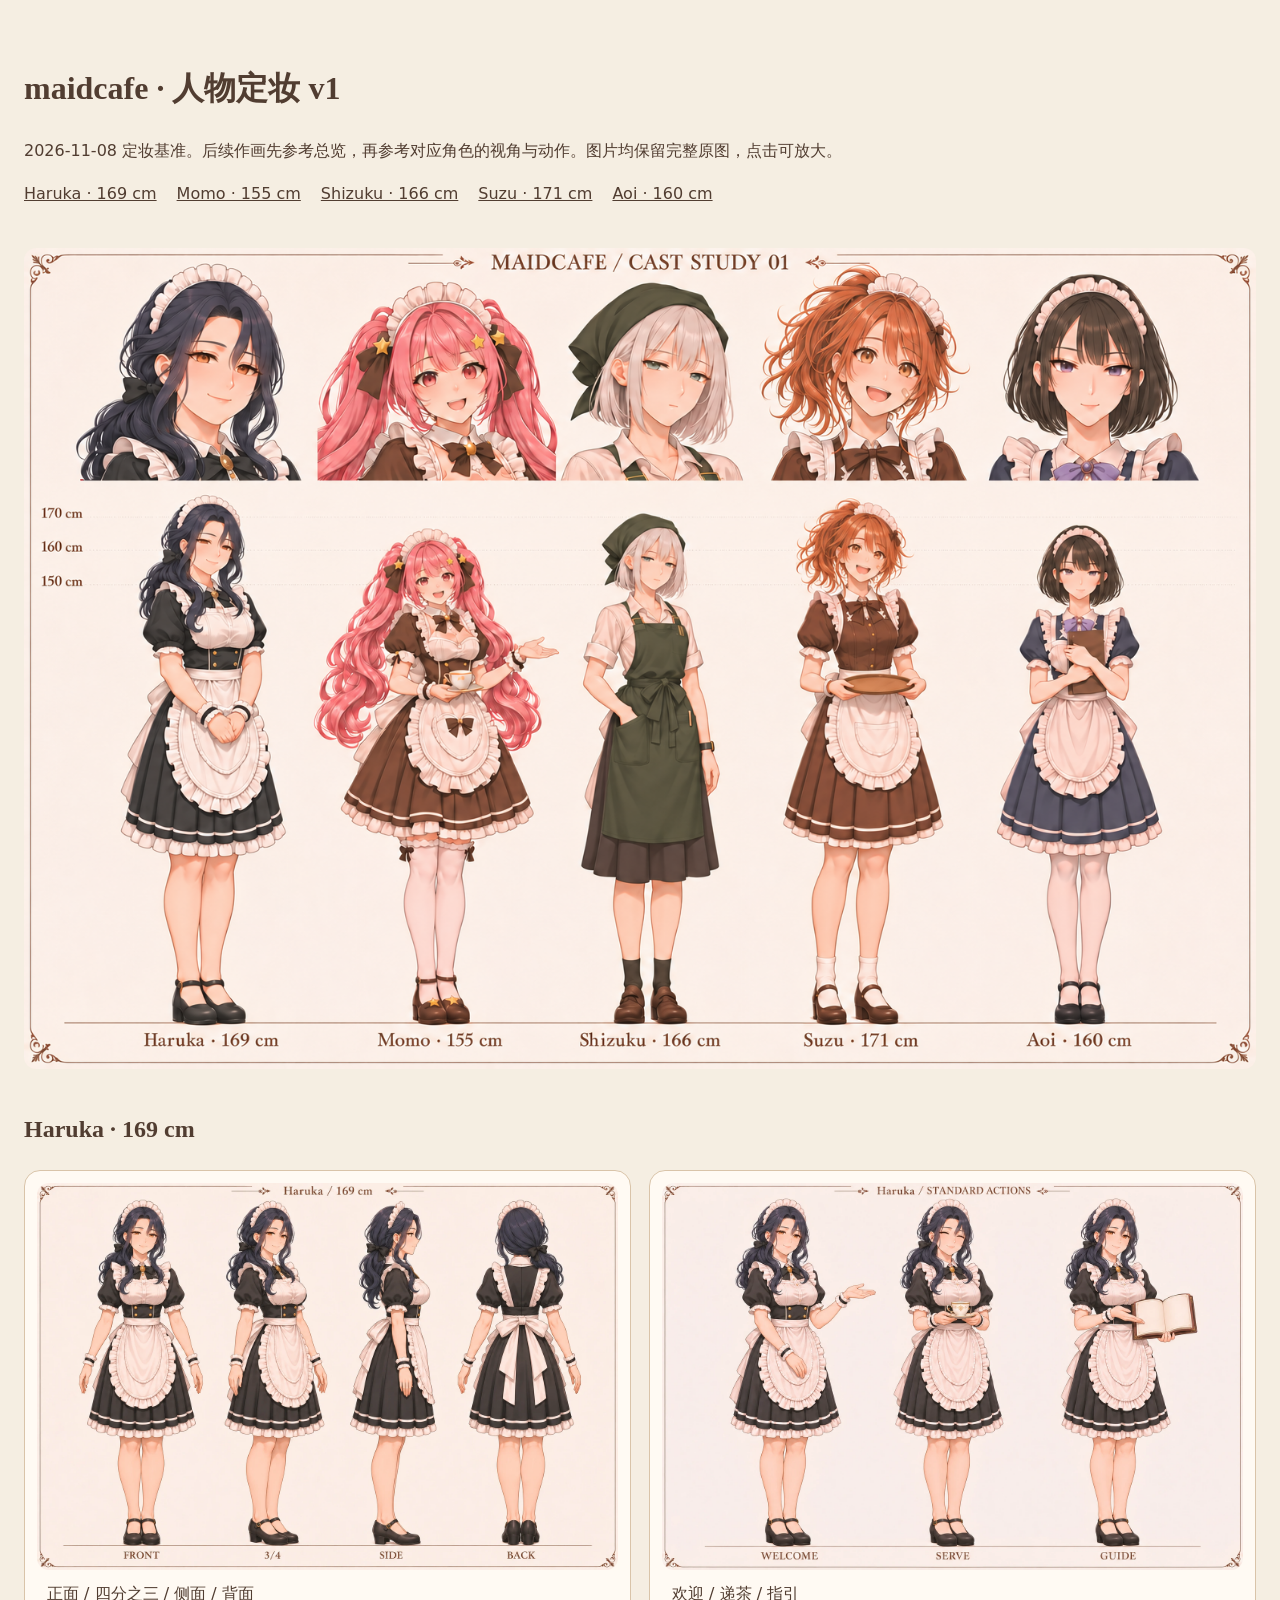
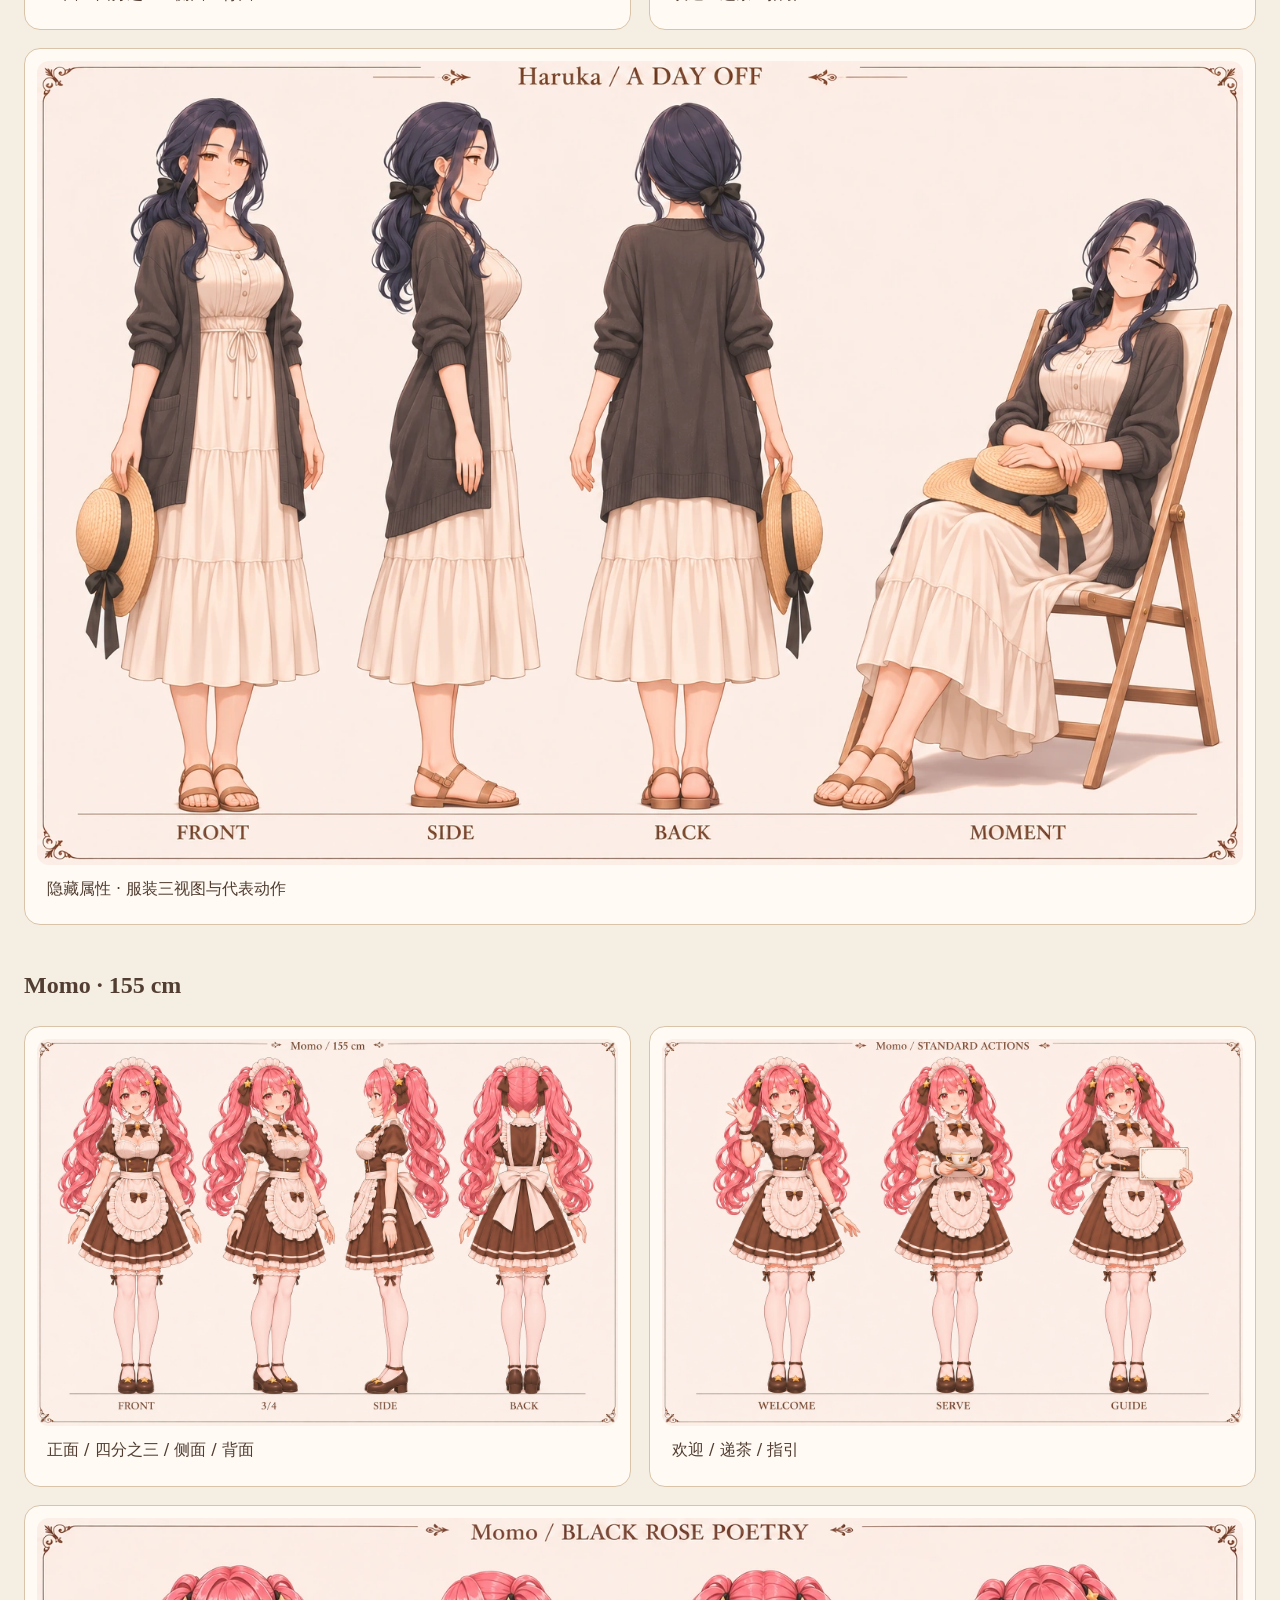
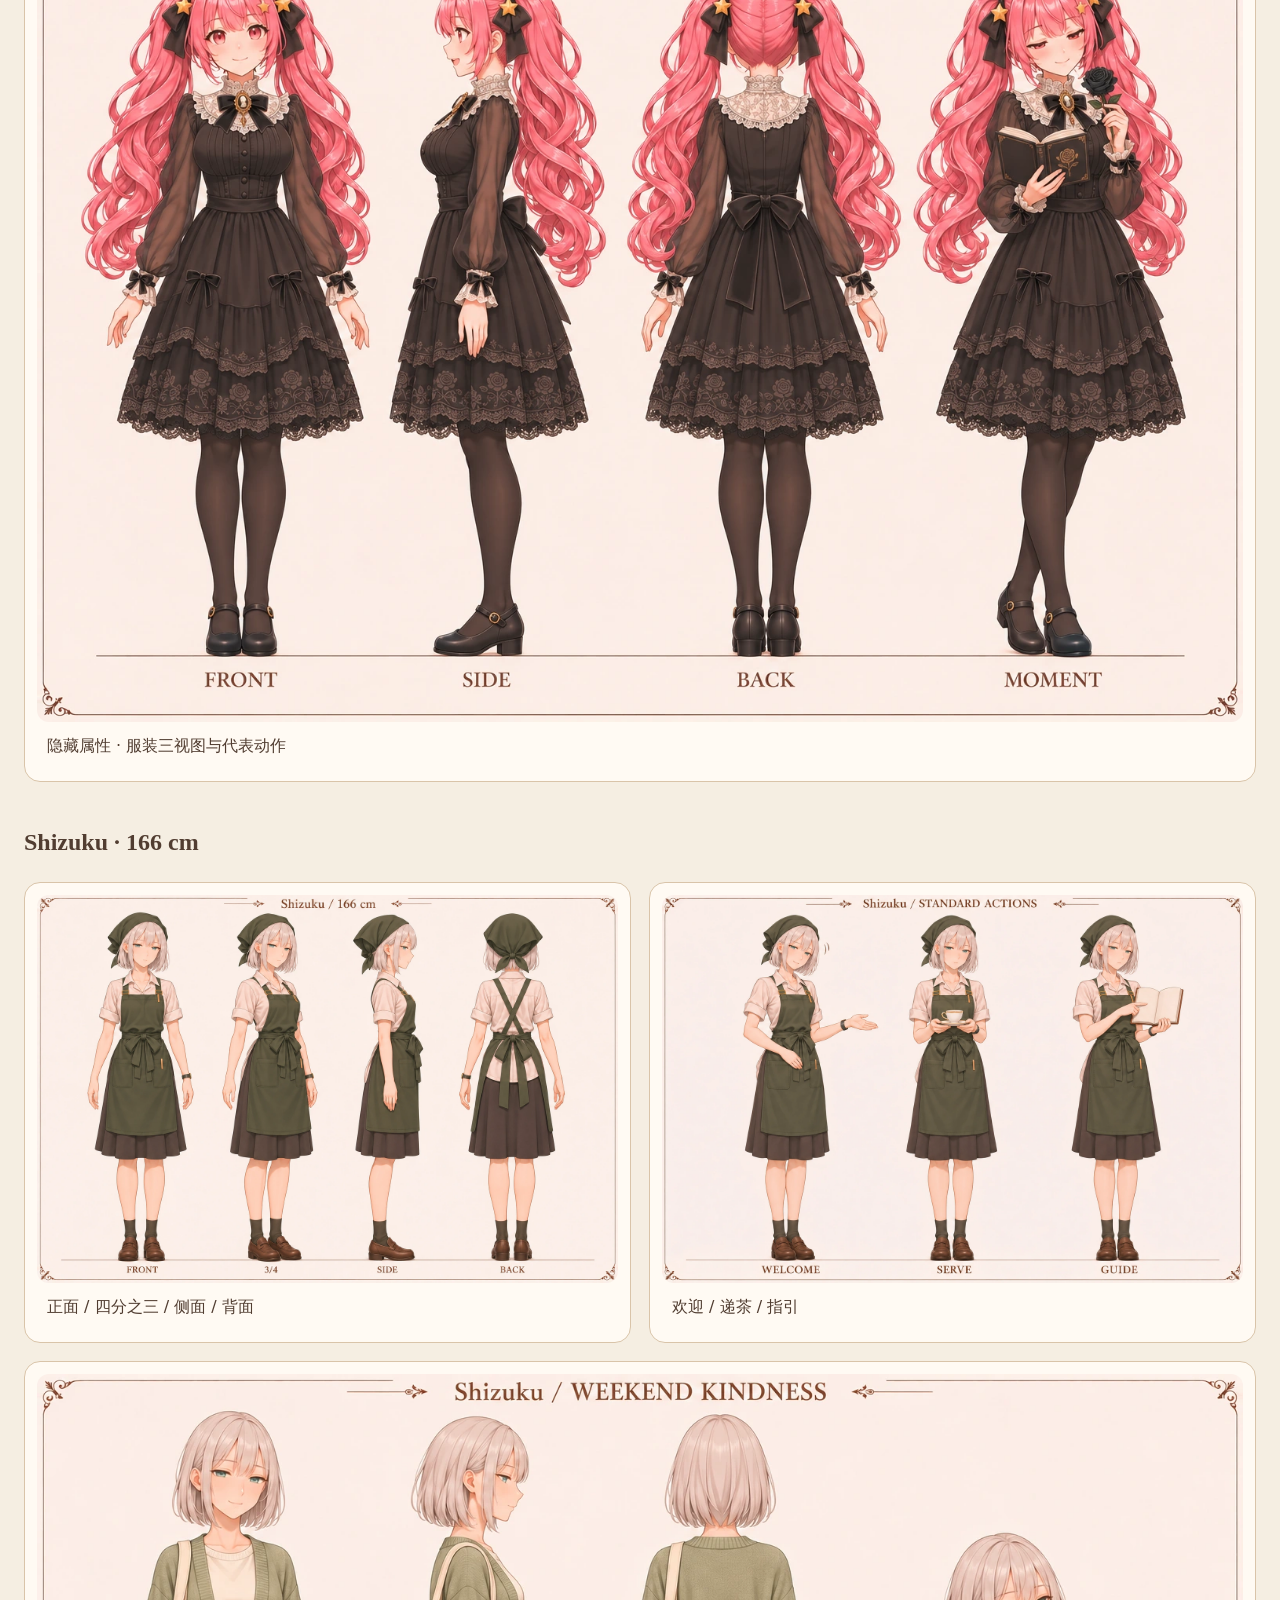
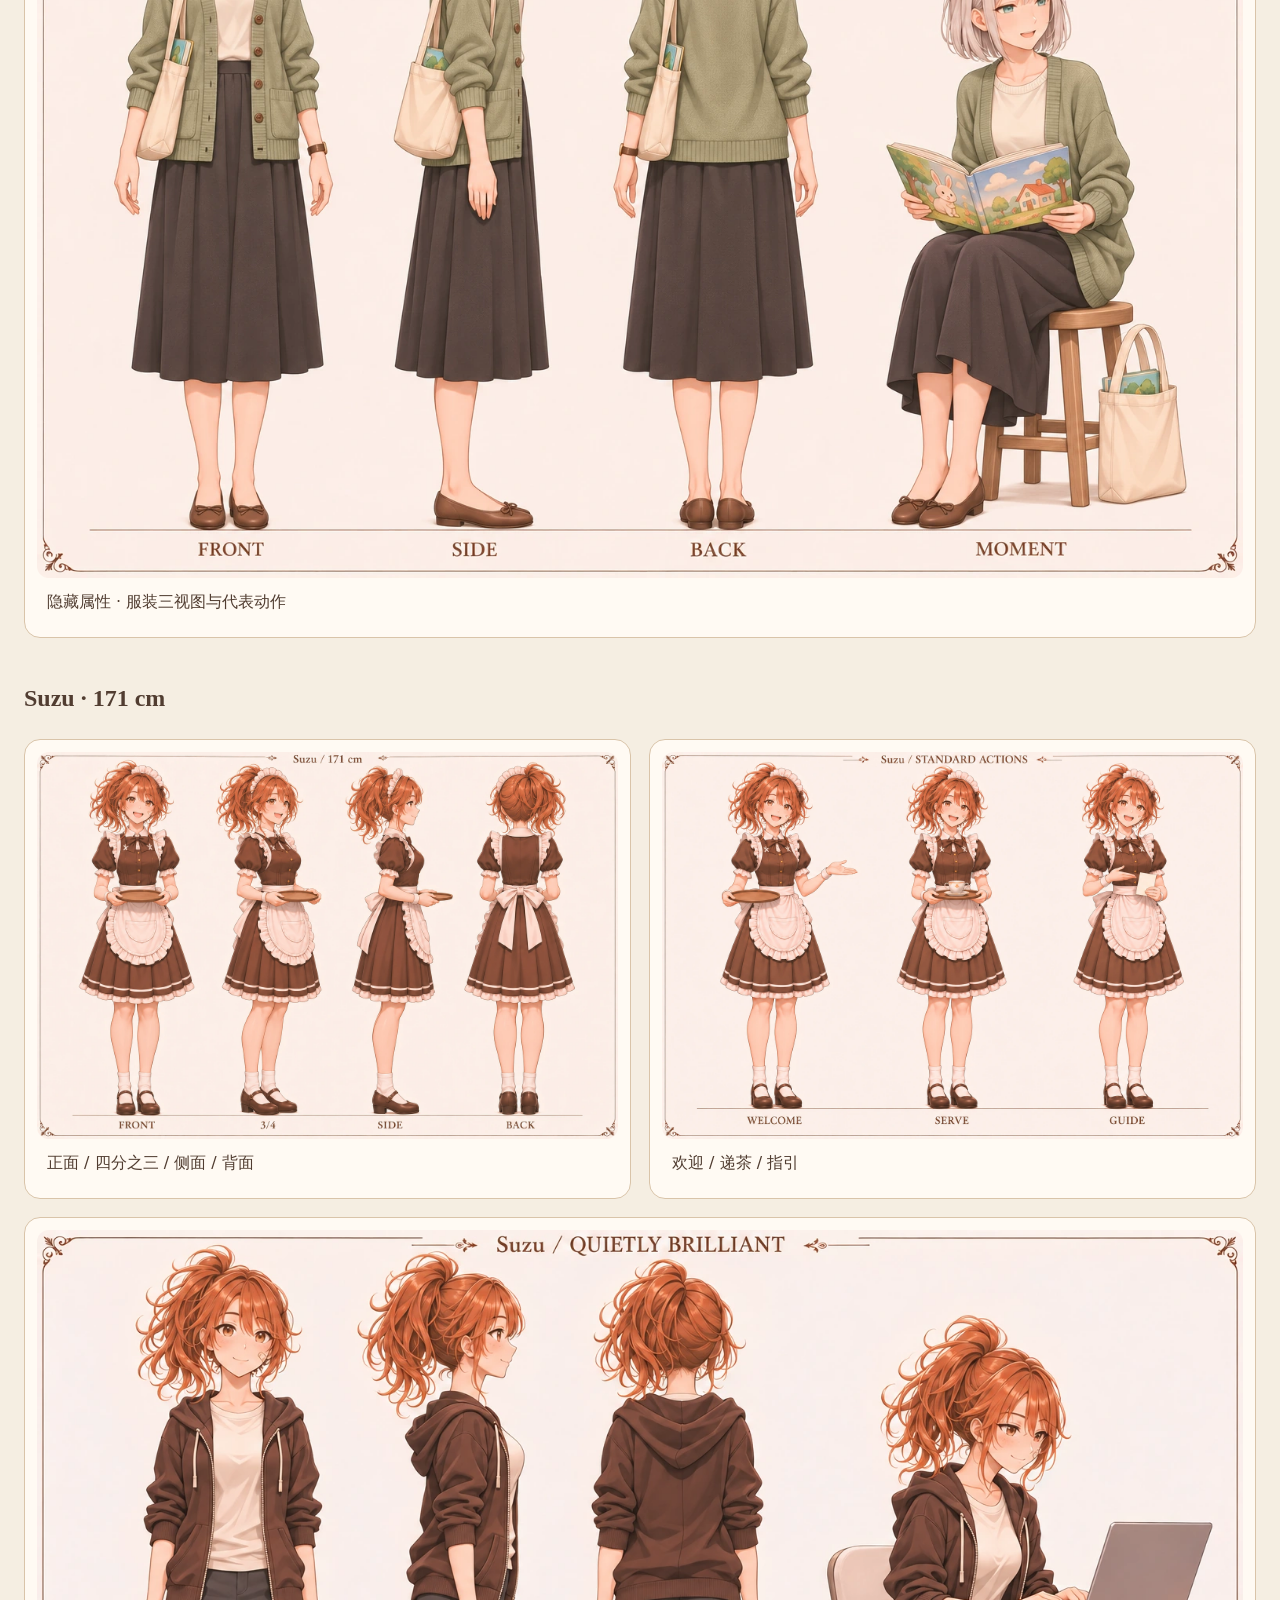
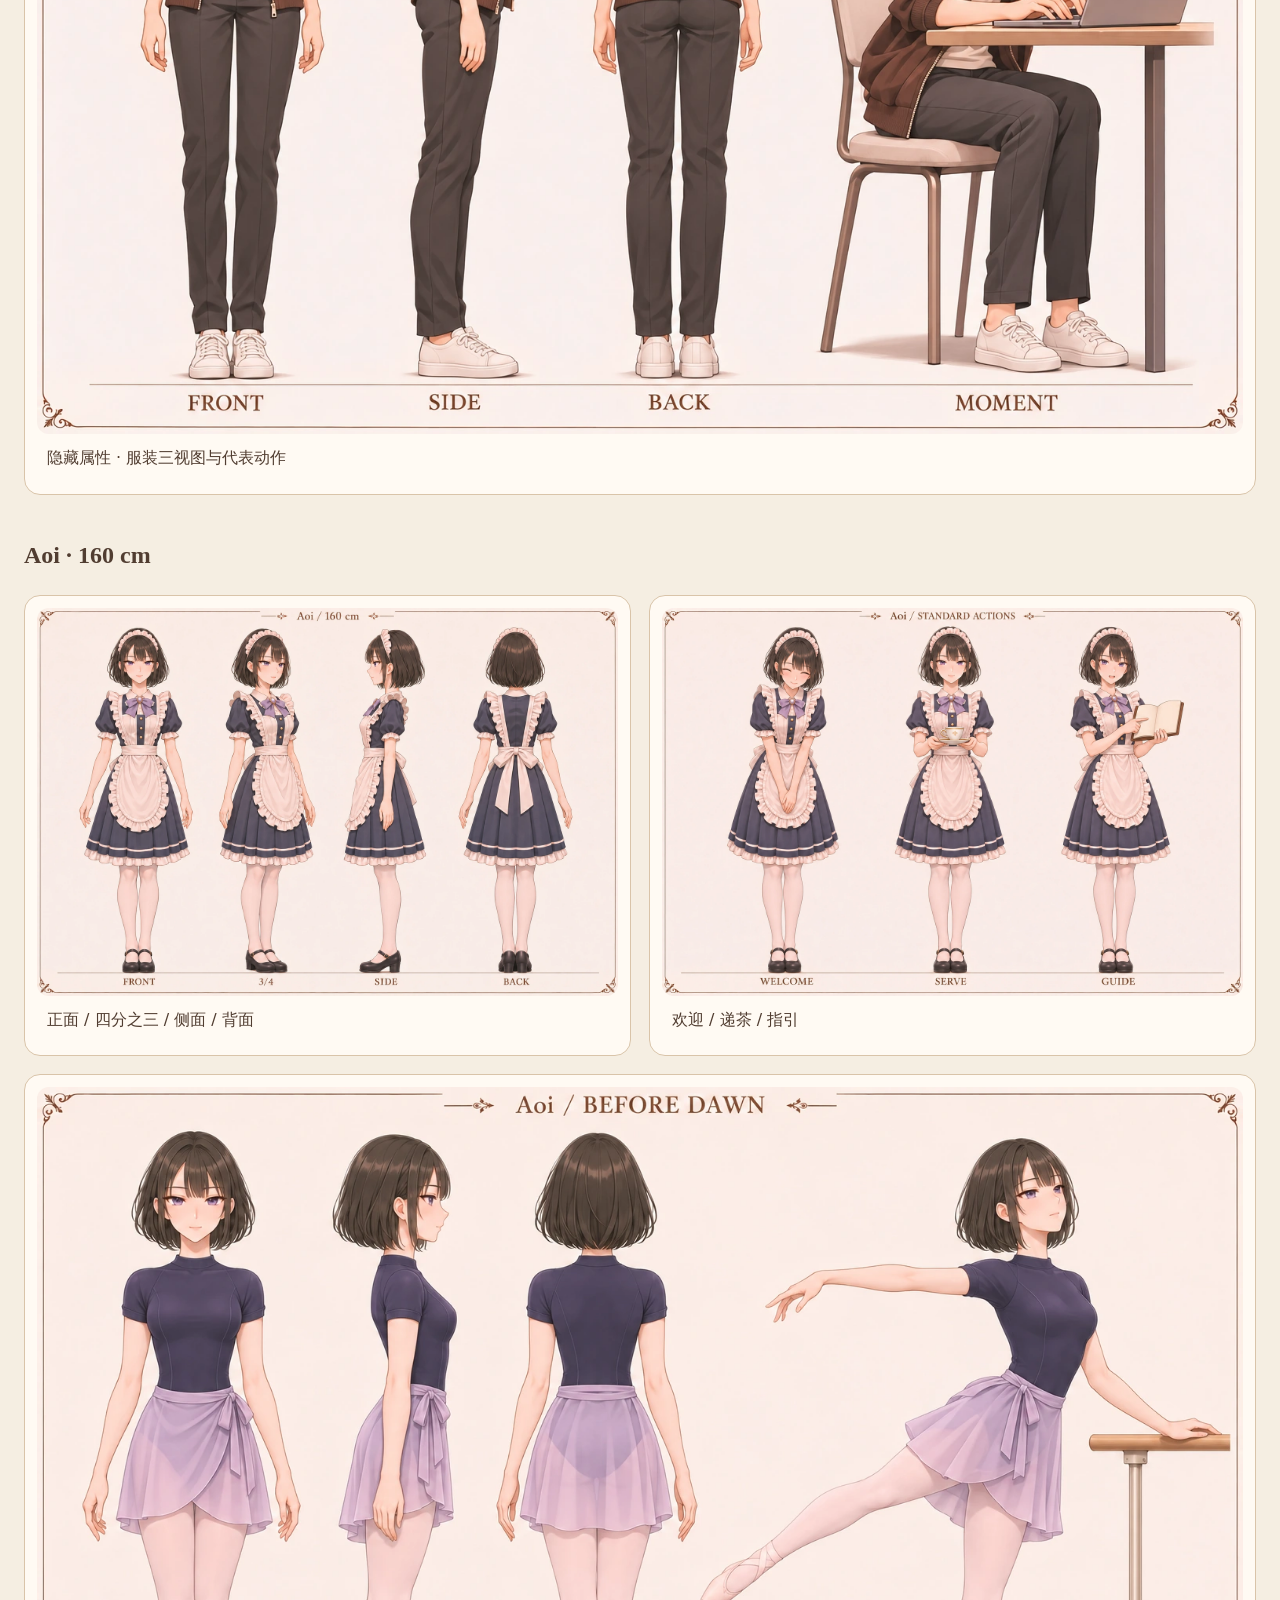
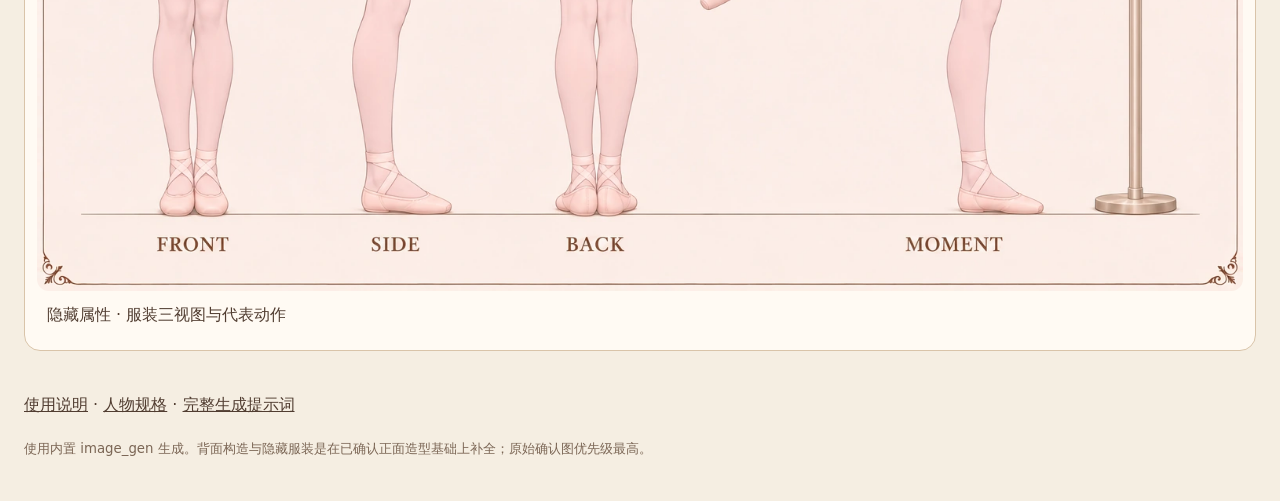
<file: design/characters/v1/index.html>
<!doctype html><html lang="zh-CN"><meta charset="utf-8"><meta name="viewport" content="width=device-width,initial-scale=1"><title>maidcafe 人物定妆 v1</title><style>body{margin:0;background:#f5eee2;color:#513d31;font:16px/1.7 system-ui}main{max-width:1280px;margin:auto;padding:40px 24px}h1,h2{font-family:Georgia,serif}a{color:inherit}img{display:block;width:100%;border-radius:12px}section{margin:40px 0}figure{margin:0;background:#fffaf3;padding:12px;border:1px solid #d9c4a9;border-radius:16px}figcaption{padding:10px}nav{display:flex;gap:20px;flex-wrap:wrap}.grid{display:grid;grid-template-columns:repeat(2,minmax(0,1fr));gap:18px}.grid figure:last-child{grid-column:1/-1}small{color:#7b6655}@media(max-width:700px){.grid{display:block}figure{margin:14px 0}}</style><main><h1>maidcafe · 人物定妆 v1</h1><p>2026-11-08 定妆基准。后续作画先参考总览，再参考对应角色的视角与动作。图片均保留完整原图，点击可放大。</p><nav><a href="#haruka">Haruka · 169 cm</a><a href="#momo">Momo · 155 cm</a><a href="#shizuku">Shizuku · 166 cm</a><a href="#suzu">Suzu · 171 cm</a><a href="#aoi">Aoi · 160 cm</a></nav><section><a href="00-approved-lineup.png"><img src="00-approved-lineup.png" alt="用户确认的五人同尺度定妆总览"></a></section><section id="haruka"><h2>Haruka · 169 cm</h2><div class="grid"><figure><a href="haruka/turnaround.webp"><img loading="lazy" src="haruka/turnaround.webp" alt="Haruka 正面 / 四分之三 / 侧面 / 背面"></a><figcaption>正面 / 四分之三 / 侧面 / 背面</figcaption></figure><figure><a href="haruka/poses.webp"><img loading="lazy" src="haruka/poses.webp" alt="Haruka 欢迎 / 递茶 / 指引"></a><figcaption>欢迎 / 递茶 / 指引</figcaption></figure><figure><a href="haruka/hidden-reference.webp"><img loading="lazy" src="haruka/hidden-reference.webp" alt="Haruka 隐藏属性 · 服装三视图与代表动作"></a><figcaption>隐藏属性 · 服装三视图与代表动作</figcaption></figure></div></section><section id="momo"><h2>Momo · 155 cm</h2><div class="grid"><figure><a href="momo/turnaround.webp"><img loading="lazy" src="momo/turnaround.webp" alt="Momo 正面 / 四分之三 / 侧面 / 背面"></a><figcaption>正面 / 四分之三 / 侧面 / 背面</figcaption></figure><figure><a href="momo/poses.webp"><img loading="lazy" src="momo/poses.webp" alt="Momo 欢迎 / 递茶 / 指引"></a><figcaption>欢迎 / 递茶 / 指引</figcaption></figure><figure><a href="momo/hidden-reference.webp"><img loading="lazy" src="momo/hidden-reference.webp" alt="Momo 隐藏属性 · 服装三视图与代表动作"></a><figcaption>隐藏属性 · 服装三视图与代表动作</figcaption></figure></div></section><section id="shizuku"><h2>Shizuku · 166 cm</h2><div class="grid"><figure><a href="shizuku/turnaround.webp"><img loading="lazy" src="shizuku/turnaround.webp" alt="Shizuku 正面 / 四分之三 / 侧面 / 背面"></a><figcaption>正面 / 四分之三 / 侧面 / 背面</figcaption></figure><figure><a href="shizuku/poses.webp"><img loading="lazy" src="shizuku/poses.webp" alt="Shizuku 欢迎 / 递茶 / 指引"></a><figcaption>欢迎 / 递茶 / 指引</figcaption></figure><figure><a href="shizuku/hidden-reference.webp"><img loading="lazy" src="shizuku/hidden-reference.webp" alt="Shizuku 隐藏属性 · 服装三视图与代表动作"></a><figcaption>隐藏属性 · 服装三视图与代表动作</figcaption></figure></div></section><section id="suzu"><h2>Suzu · 171 cm</h2><div class="grid"><figure><a href="suzu/turnaround.webp"><img loading="lazy" src="suzu/turnaround.webp" alt="Suzu 正面 / 四分之三 / 侧面 / 背面"></a><figcaption>正面 / 四分之三 / 侧面 / 背面</figcaption></figure><figure><a href="suzu/poses.webp"><img loading="lazy" src="suzu/poses.webp" alt="Suzu 欢迎 / 递茶 / 指引"></a><figcaption>欢迎 / 递茶 / 指引</figcaption></figure><figure><a href="suzu/hidden-reference.webp"><img loading="lazy" src="suzu/hidden-reference.webp" alt="Suzu 隐藏属性 · 服装三视图与代表动作"></a><figcaption>隐藏属性 · 服装三视图与代表动作</figcaption></figure></div></section><section id="aoi"><h2>Aoi · 160 cm</h2><div class="grid"><figure><a href="aoi/turnaround.webp"><img loading="lazy" src="aoi/turnaround.webp" alt="Aoi 正面 / 四分之三 / 侧面 / 背面"></a><figcaption>正面 / 四分之三 / 侧面 / 背面</figcaption></figure><figure><a href="aoi/poses.webp"><img loading="lazy" src="aoi/poses.webp" alt="Aoi 欢迎 / 递茶 / 指引"></a><figcaption>欢迎 / 递茶 / 指引</figcaption></figure><figure><a href="aoi/hidden-reference.webp"><img loading="lazy" src="aoi/hidden-reference.webp" alt="Aoi 隐藏属性 · 服装三视图与代表动作"></a><figcaption>隐藏属性 · 服装三视图与代表动作</figcaption></figure></div></section><p><a href="使用说明.txt">使用说明</a> · <a href="character-specs.json">人物规格</a> · <a href="generation-prompts.json">完整生成提示词</a></p><small>使用内置 image_gen 生成。背面构造与隐藏服装是在已确认正面造型基础上补全；原始确认图优先级最高。</small></main></html>
</file>
